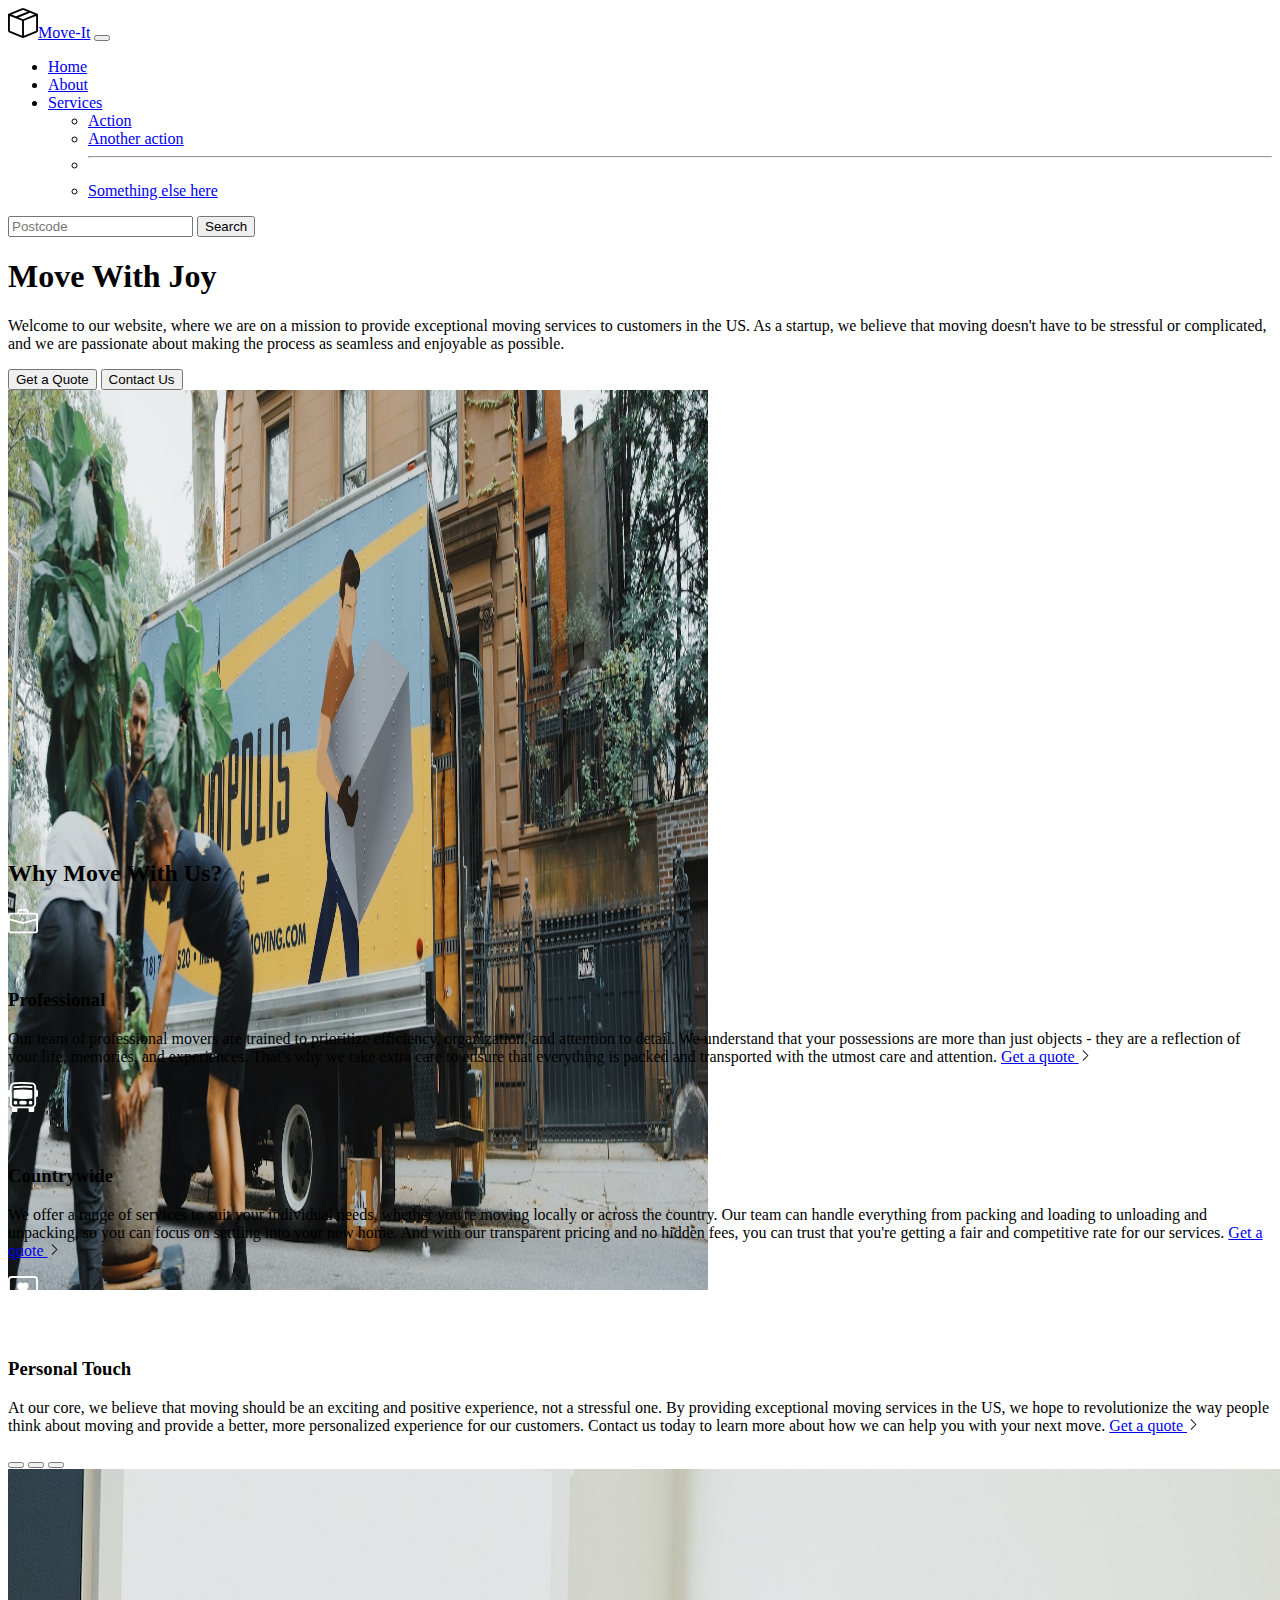
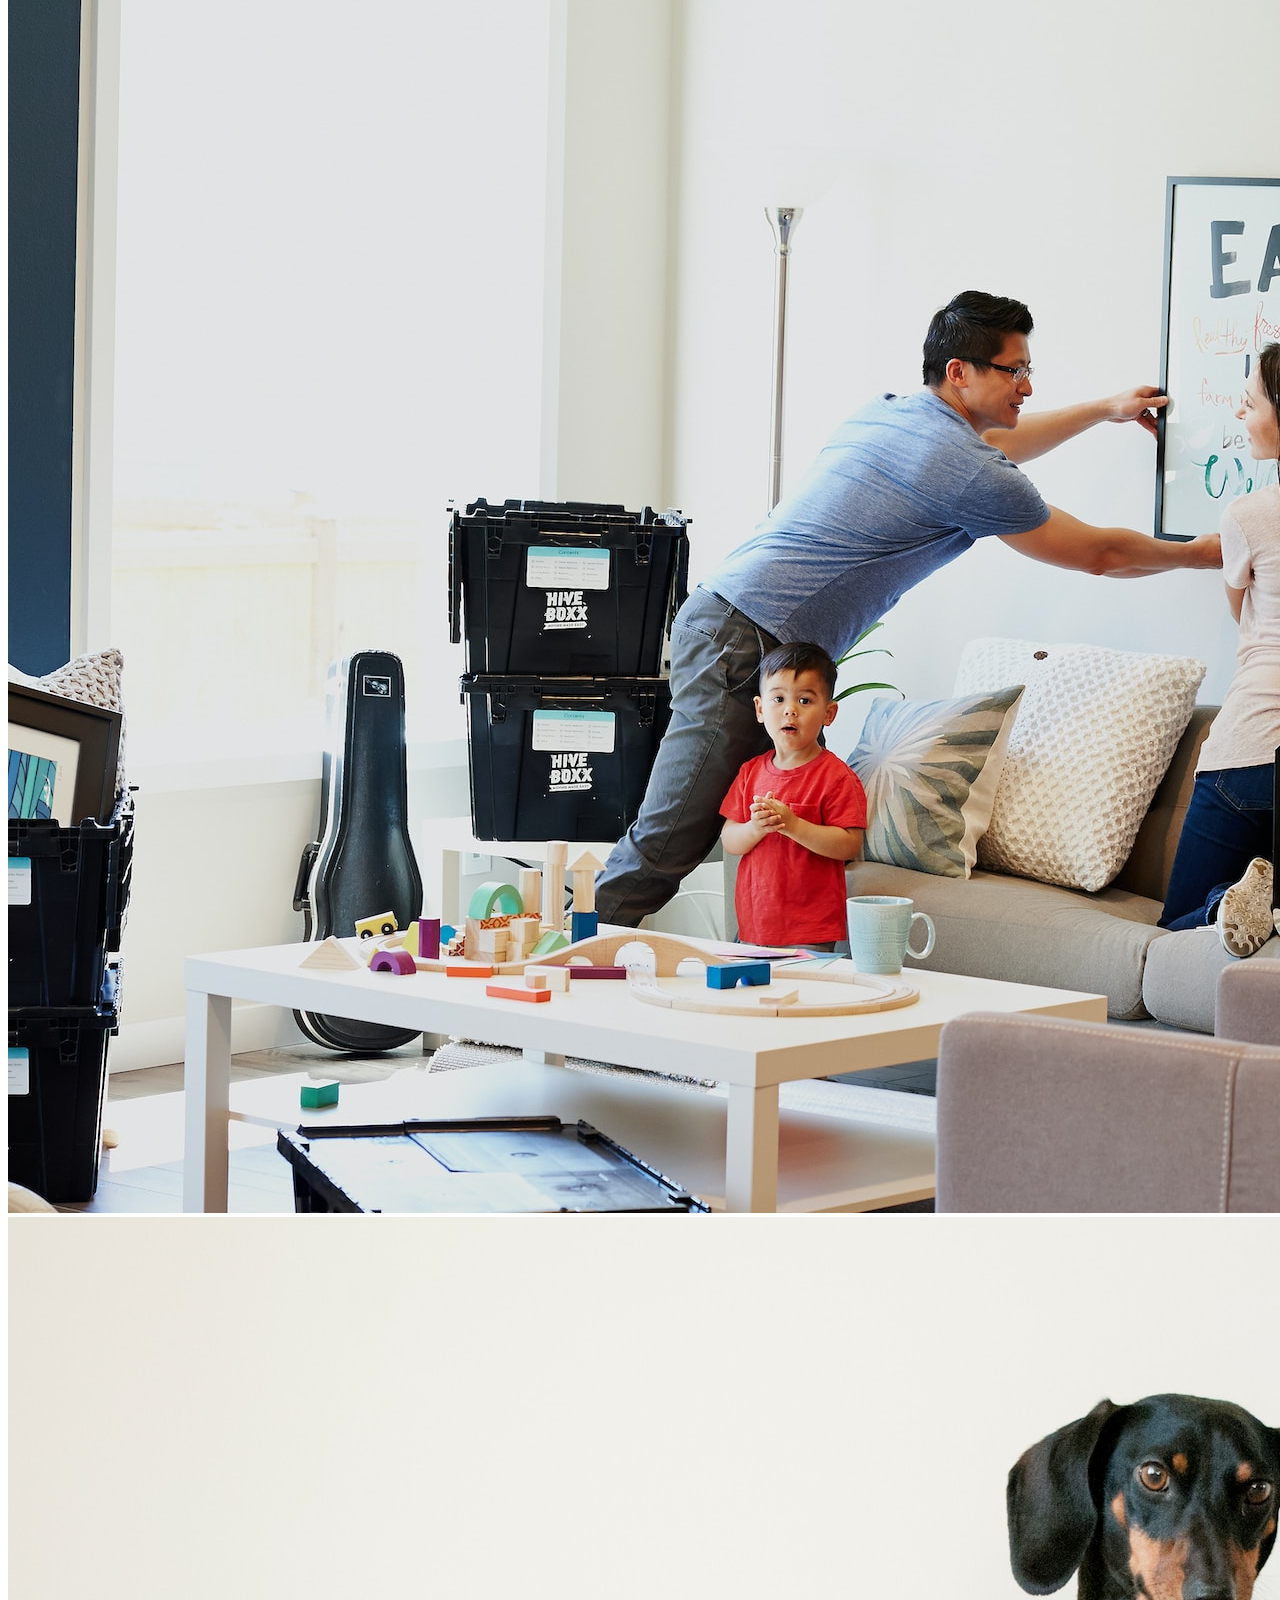
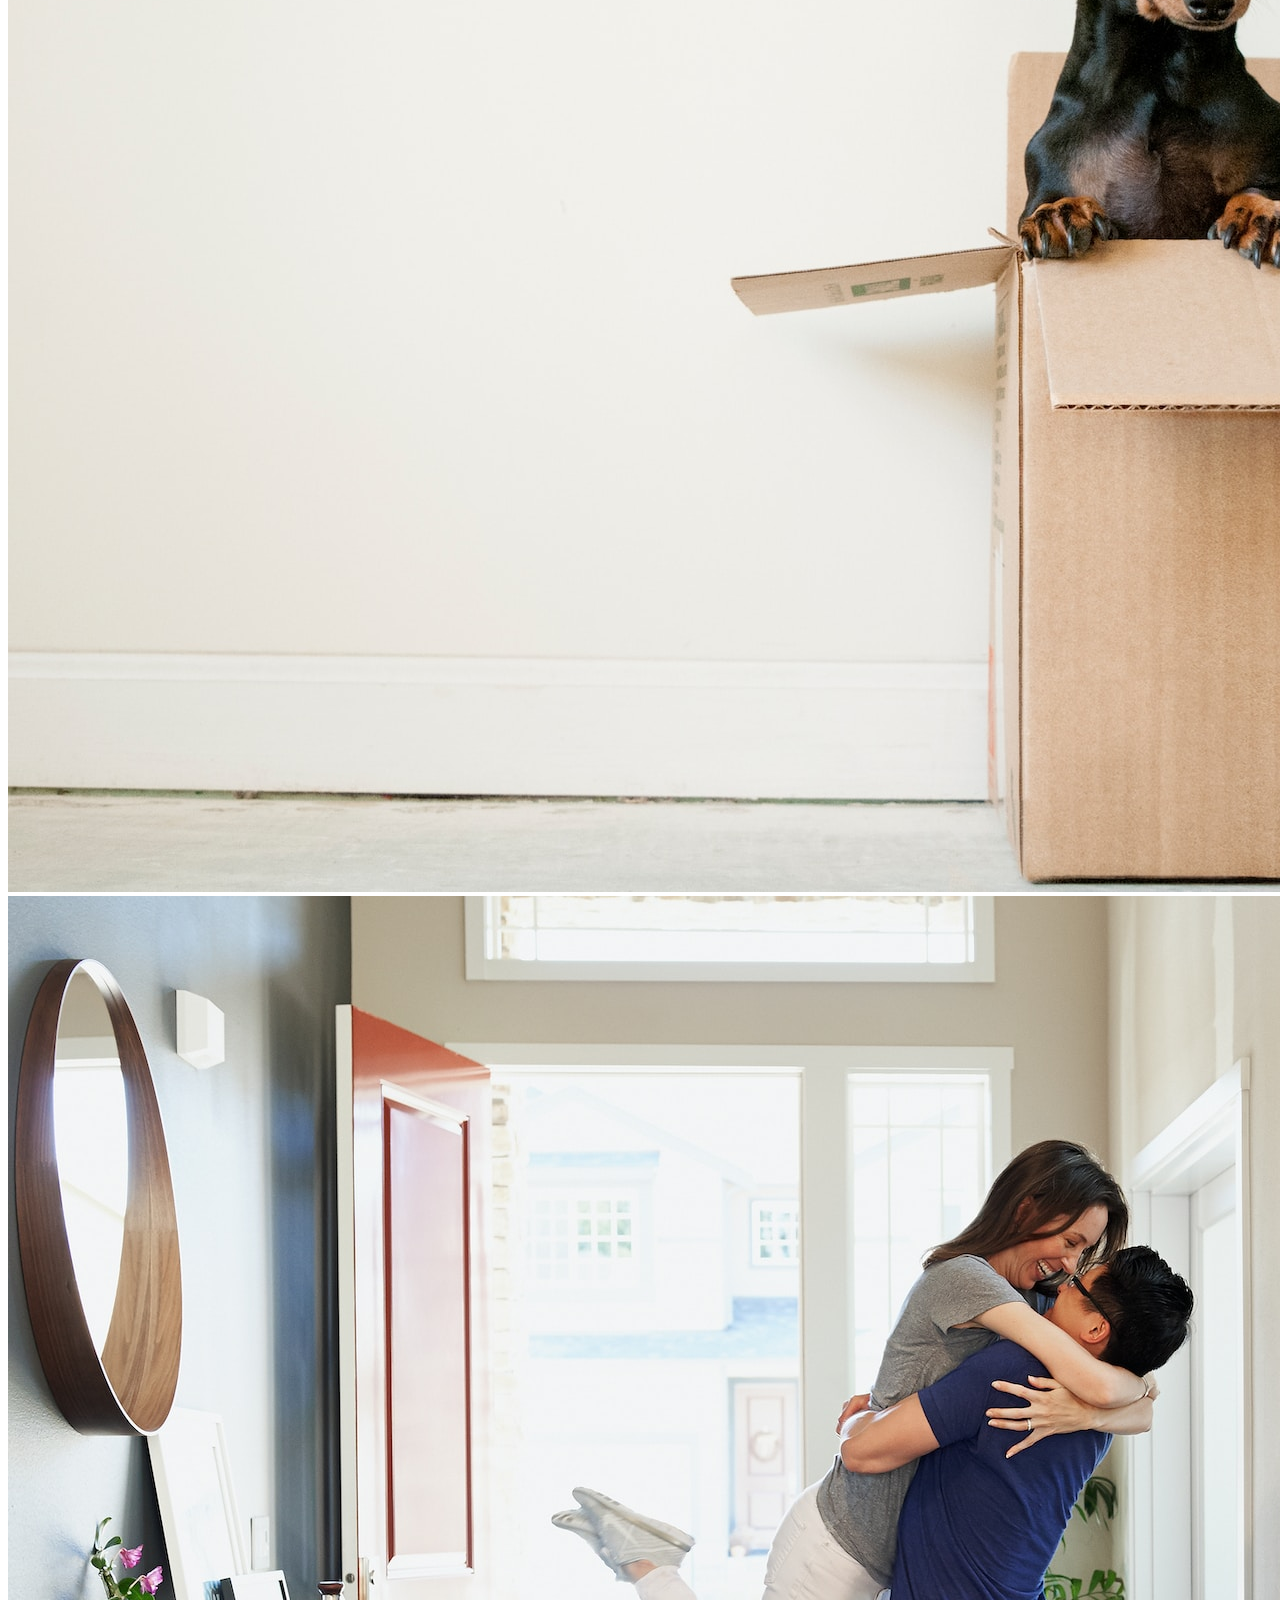
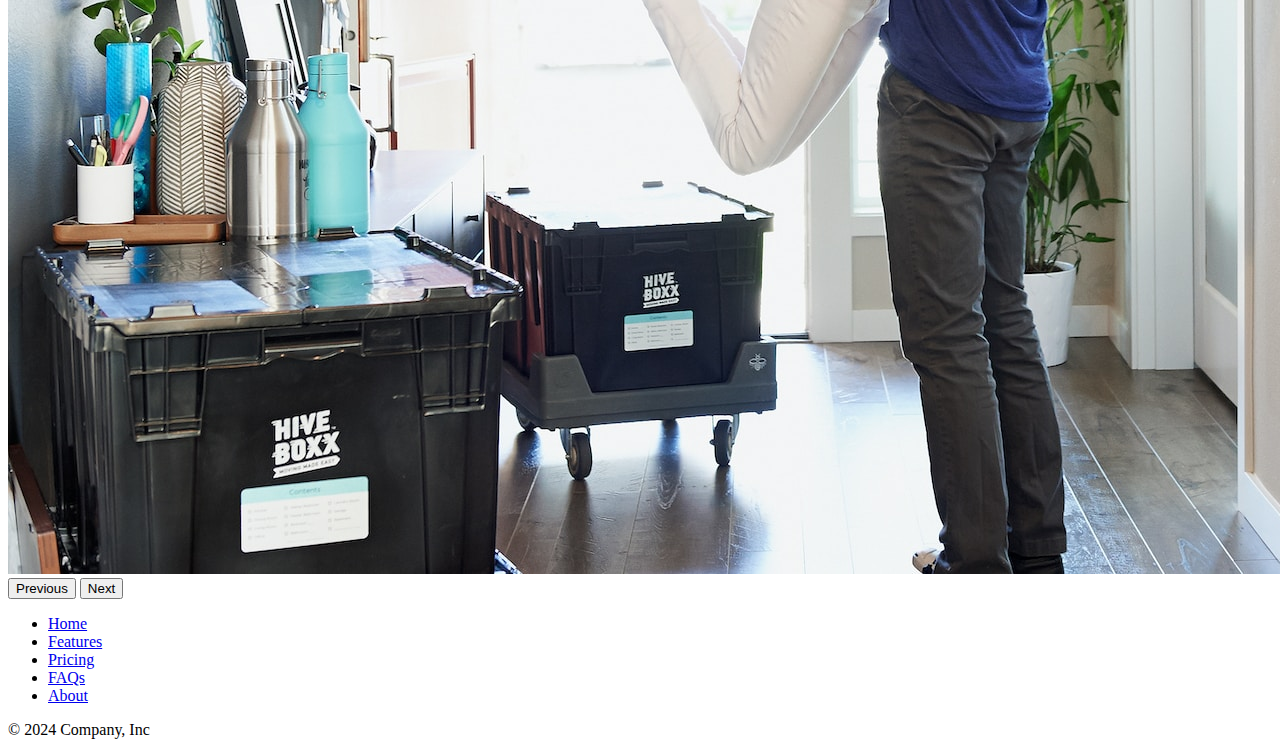
<file: projects/11.2 Bootstrap Components/moveit.html>
<!DOCTYPE html>
<html lang="en" data-bs-theme="dark ">

<head>
  <meta charset="UTF-8">
  <meta name="viewport" content="width=device-width, initial-scale=1.0">
  <title>Bootstrap Components</title>
  <link href="https://cdn.jsdelivr.net/npm/bootstrap@5.3.0-alpha2/dist/css/bootstrap.min.css" rel="stylesheet"
    integrity="sha384-aFq/bzH65dt+w6FI2ooMVUpc+21e0SRygnTpmBvdBgSdnuTN7QbdgL+OapgHtvPp" crossorigin="anonymous">
  <style>
    .feature-icon {
    width: 4rem;
    height: 4rem;
    border-radius: .75rem;
}
  </style>
</head>

<body>
  <nav class="navbar navbar-expand-lg bg-body-tertiary">
    <div class="container-fluid">
      <a class="navbar-brand" href="#"> <img src="./Svg/box-seam.svg" height="30px" />Move-It</a>
      <button class="navbar-toggler" type="button" data-bs-toggle="collapse" data-bs-target="#navbarSupportedContent" aria-controls="navbarSupportedContent" aria-expanded="false" aria-label="Toggle navigation">
        <span class="navbar-toggler-icon"></span>
      </button>
      <div class="collapse navbar-collapse" id="navbarSupportedContent">
        <ul class="navbar-nav me-auto mb-2 mb-lg-0">
          <li class="nav-item">
            <a class="nav-link active" aria-current="page" href="#">Home</a>
          </li>
          <li class="nav-item">
            <a class="nav-link" href="#">About</a>
          </li>
          <li class="nav-item dropdown">
            <a class="nav-link dropdown-toggle" href="#" role="button" data-bs-toggle="dropdown" aria-expanded="false">
              Services
            </a>
            <ul class="dropdown-menu">
              <li><a class="dropdown-item" href="#">Action</a></li>
              <li><a class="dropdown-item" href="#">Another action</a></li>
              <li><hr class="dropdown-divider"></li>
              <li><a class="dropdown-item" href="#">Something else here</a></li>
            </ul>
          </li>
        </ul>
        <form class="d-flex" role="search">
          <input class="form-control me-2" type="search" placeholder="Postcode" aria-label="Check">
          <button class="btn btn-outline-success" type="submit">Search</button>
        </form>
      </div>
    </div>
  </nav>

  <div class="px-4 pt-5 my-5 text-center border-bottom">
    <h1 class="display-4 fw-bold text-body-emphasis">Move With Joy</h1>
    <div class="col-lg-6 mx-auto">
      <p class="lead mb-4">Welcome to our website, where we are on a mission to provide exceptional moving services to customers in the US. As a startup, we believe that moving doesn't have to be stressful or complicated, and we are passionate about making the process as seamless and enjoyable as possible.</p>
      <div class="d-grid gap-2 d-sm-flex justify-content-sm-center mb-5">
        <button type="button" class="btn btn-primary btn-lg px-4 me-sm-3">Get a Quote</button>
        <button type="button" class="btn btn-outline-secondary btn-lg px-4">Contact Us</button>
      </div>
    </div>
    <div class="overflow-hidden" style="max-height: 50vh;">
      <div class="container px-5">
        <img src="./Photos/moving-van.jpg" class="img-fluid border rounded-3 shadow-lg mb-4" alt="Example image" width="700" height="900" loading="lazy">
      </div>
    </div>
  </div>

  <div class="container px-4 py-5" id="featured-3">
    <h2 class="pb-2 border-bottom">Why Move With Us?</h2>
    <div class="row g-4 py-5 row-cols-1 row-cols-lg-3">
      <div class="feature col">
        <div class="feature-icon d-inline-flex align-items-center justify-content-center text-bg-primary bg-gradient fs-2 mb-3">
          <img src="./Svg/briefcase.svg" alt="briefcase" height="30px">
        </div>
        <h3 class="fs-2 text-body-emphasis">Professional</h3>
        <p>Our team of professional movers are trained to prioritize efficiency, organization, and attention to detail. We understand that your possessions are more than just objects - they are a reflection of your life, memories, and experiences. That's why we take extra care to ensure that everything is packed and transported with the utmost care and attention.
          <a href="#" class="icon-link">
            Get a quote
            <img src="./Svg/chevron-right.svg" alt="chevron-right" height="13px">
        </a>
      </div>
      <div class="feature col">
        <div class="feature-icon d-inline-flex align-items-center justify-content-center text-bg-primary bg-gradient fs-2 mb-3">
          <img src="./Svg/bus-front.svg" alt="bus-front" height="30px">
        </div>
        <h3 class="fs-2 text-body-emphasis">Countrywide</h3>
        <p>We offer a range of services to suit your individual needs, whether you're moving locally or across the country. Our team can handle everything from packing and loading to unloading and unpacking, so you can focus on settling into your new home. And with our transparent pricing and no hidden fees, you can trust that you're getting a fair and competitive rate for our services.
          <a href="#" class="icon-link">
            Get a quote
            <img src="./Svg/chevron-right.svg" alt="chevron-right" height="13px">
        </a>
      </div>
      <div class="feature col">
        <div class="feature-icon d-inline-flex align-items-center justify-content-center text-bg-primary bg-gradient fs-2 mb-3">
          <img src="./Svg/chat-square-heart.svg" alt="chat-square-heart" height="30px">
        </div>
        <h3 class="fs-2 text-body-emphasis">Personal Touch</h3>
        <p>At our core, we believe that moving should be an exciting and positive experience, not a stressful one. By providing exceptional moving services in the US, we hope to revolutionize the way people think about moving and provide a better, more personalized experience for our customers. Contact us today to learn more about how we can help you with your next move.
          <a href="./chat-square-heart.svg" class="icon-link">
            Get a quote
            <img src="./Svg/chevron-right.svg" alt="chevron-right" height="13px">
        </a>
      </div>
    </div>

    <div id="carouselExampleIndicators" class="carousel slide">
      <div class="carousel-indicators">
        <button type="button" data-bs-target="#carouselExampleIndicators" data-bs-slide-to="0" class="active" aria-current="true" aria-label="Slide 1"></button>
        <button type="button" data-bs-target="#carouselExampleIndicators" data-bs-slide-to="1" aria-label="Slide 2"></button>
        <button type="button" data-bs-target="#carouselExampleIndicators" data-bs-slide-to="2" aria-label="Slide 3"></button>
      </div>
      <div class="carousel-inner">
        <div class="carousel-item active">
          <img src="./Photos/family.jpg" class="d-block w-100" alt="...">
        </div>
        <div class="carousel-item">
          <img src="./Photos/dog.jpg" class="d-block w-100" alt="...">
        </div>
        <div class="carousel-item">
          <img src="./Photos/couple.jpg" class="d-block w-100" alt="...">
        </div>
      </div>
      <button class="carousel-control-prev" type="button" data-bs-target="#carouselExampleIndicators" data-bs-slide="prev">
        <span class="carousel-control-prev-icon" aria-hidden="true"></span>
        <span class="visually-hidden">Previous</span>
      </button>
      <button class="carousel-control-next" type="button" data-bs-target="#carouselExampleIndicators" data-bs-slide="next">
        <span class="carousel-control-next-icon" aria-hidden="true"></span>
        <span class="visually-hidden">Next</span>
      </button>
    </div>
  </div>

  <footer class="py-3 my-4"></footer>
    <ul class="nav justify-content-center border-bottom pb-3 mb-3">
      <li class="nav-item"><a href="#" class="nav-link px-2 text-body-secondary">Home</a></li>
      <li class="nav-item"><a href="#" class="nav-link px-2 text-body-secondary">Features</a></li>
      <li class="nav-item"><a href="#" class="nav-link px-2 text-body-secondary">Pricing</a></li>
      <li class="nav-item"><a href="#" class="nav-link px-2 text-body-secondary">FAQs</a></li>
      <li class="nav-item"><a href="#" class="nav-link px-2 text-body-secondary">About</a></li>
    </ul>
    <p class="text-center text-body-secondary">© 2024 Company, Inc</p>
  </footer>

  <script src="https://cdn.jsdelivr.net/npm/bootstrap@5.3.3/dist/js/bootstrap.bundle.min.js" integrity="sha384-YvpcrYf0tY3lHB60NNkmXc5s9fDVZLESaAA55NDzOxhy9GkcIdslK1eN7N6jIeHz" crossorigin="anonymous"></script>
</body>
</html>
</file>
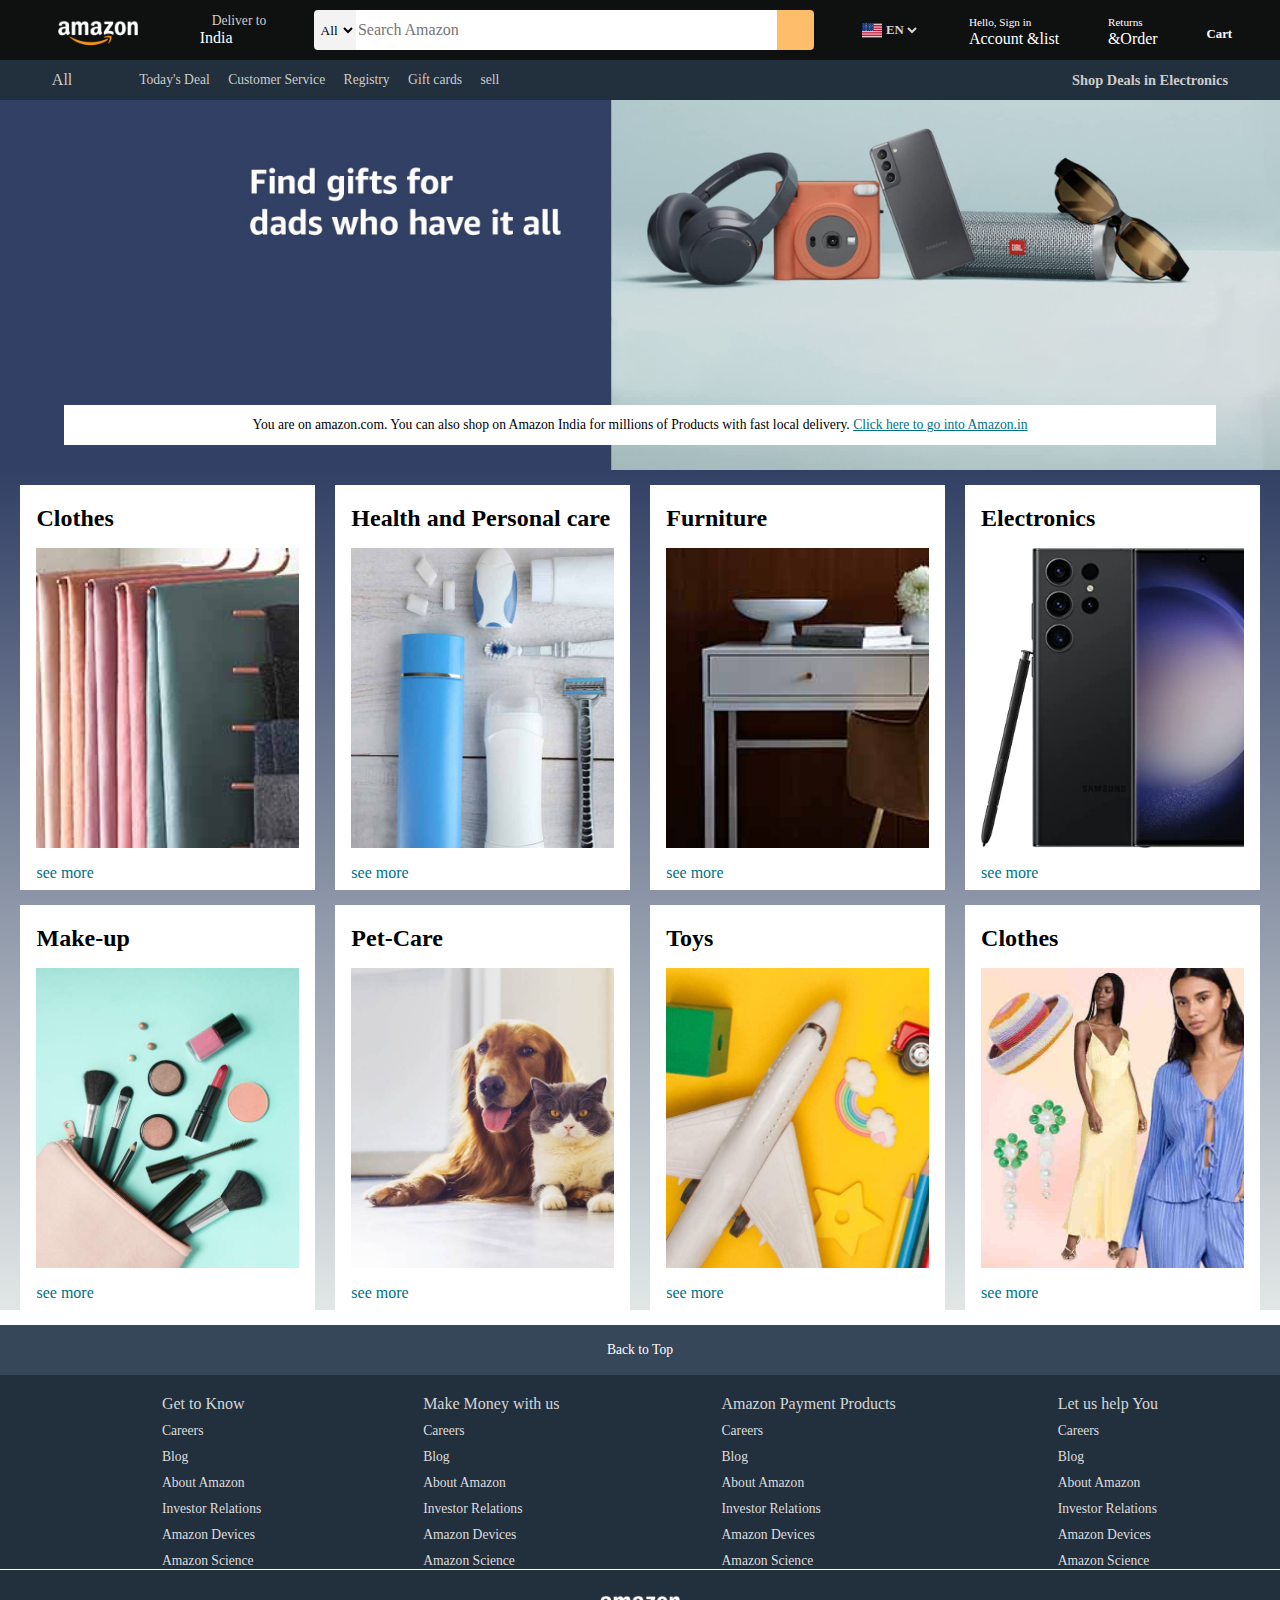
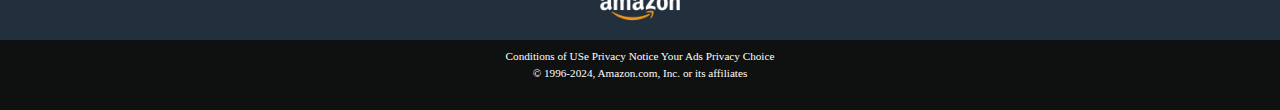
<file: projects/clone of Amazon Homepage/Amazon.html>
<!DOCTYPE html>
<html lang="en">
<head>
    <meta charset="UTF-8">
    <meta name="viewport" content="width=device-width, initial-scale=1.0">
    <title>Amazon-clone</title>
    <link rel="stylesheet" href="https://cdnjs.cloudflare.com/ajax/libs/font-awesome/6.6.0/css/all.min.css" integrity="sha512-Kc323vGBEqzTmouAECnVceyQqyqdsSiqLQISBL29aUW4U/M7pSPA/gEUZQqv1cwx4OnYxTxve5UMg5GT6L4JJg==" crossorigin="anonymous" referrerpolicy="no-referrer" />
    <link rel="stylesheet" href="./style.css" >

</head>
<body>
    <header>
       <div class="navbar">
            <div class="nav-logo border">
                <div class="logo">
                </div>    
            </div>

            <div class="nav-address border">
                <p class="add-first">Deliver to</p>
                <div class="add-icon" > 
                    <i class="fa-solid fa-location-dot"></i>
                    <p class="add-sec">India</p>
                </div>
            </div>

            <div class="nav-search">
                <select class="search-select">
                    <option>All</option>
                </select>
                <input placeholder="Search Amazon" class="search-input">
                <div class="search-icon">
                    <i class="fa-solid fa-magnifying-glass"></i>
                </div>    
            </div>

            <div class="nav-Country border">
                <div class="nav-flag">
                    <div class="flag">                        
                    </div>
                </div>
                <select class="lang">
                    <option>EN</option>
                </select>
            </div>

            <div class="nav-sign border">
                <p><span>Hello, Sign in</span></p>
                <p class="nav-sec">Account &list</p>
            </div>

            <div class="return border" >
                <p><span>Returns</span></p>
                <p class="nav-sec">&Order</p>
            </div>

            <div class="nav-cart border" >
                <i class="fa-solid fa-cart-shopping"></i>
                Cart
            </div>           
       </div>   

       <div class="panel">
        <div class="panel-all">
            <i class="fa-solid fa-list"></i>
            All
        </div>

        <div class="panel-ops">
            <p>Today's Deal</p>
            <p>Customer Service</p>
            <p>Registry</p>
            <p>Gift cards</p>
            <p>sell</p>
        </div>

        <div class="panel-deals">
            Shop Deals in Electronics   
        </div>
    </header>

    <div class="hero-section">
        <div class="hero-msg">
            <p>You are on amazon.com. You can also shop on Amazon India for millions of Products with fast local delivery. <a href="#">Click here to go into Amazon.in</a></p>
        </div>
    </div>

    <div class="shop-section">
        <div class="box1 box">
            <div class="box-content">
                <h2>Clothes</h2>
                <div class="box-img" style="background-image: url('./photos/box1_image.jpg');"></div>
                <p>see more</p>
            </div>    
       </div>
        <div class="box2 box">
            <div class="box-content">
                <h2>Health and Personal care</h2>
                <div class="box-img" style="background-image: url('./photos/box2_image.jpg');"></div>
                <p>see more</p>
            </div>    
        </div>
        <div class="box3 box">
            <div class="box-content">
                <h2>Furniture</h2>
                <div class="box-img" style="background-image: url('./photos/box3_image.jpg');"></div>
                <p>see more</p>
            </div>    
        </div>
        <div class="box4 box">
            <div class="box-content">
                <h2>Electronics</h2>
                <div class="box-img" style="background-image: url('./photos/box4_image.jpg');"></div>
                <p>see more</p>
            </div>    
        </div>
        <div class="box5 box">
            <div class="box-content">
                <h2>Make-up</h2>
                <div class="box-img" style="background-image: url('./photos/box5_image.jpg');"></div>
                <p>see more</p>
            </div>    
        </div>
        <div class="box6 box">
            <div class="box-content">
                <h2>Pet-Care</h2>
                <div class="box-img" style="background-image: url('./photos/box6_image.jpg');"></div>
                <p>see more</p>
            </div>    
        </div>
        <div class="box7 box">
            <div class="box-content">
                <h2>Toys</h2>
                <div class="box-img" style="background-image: url('./photos/box7_image.jpg');"></div>
                <p>see more</p>
            </div>    
        </div>
        <div class="box8 box">
            <div class="box-content">
                <h2>Clothes</h2>
                <div class="box-img" style="background-image: url('./photos/box8_image.jpg');"></div>
                <p>see more</p>
            </div>    
        </div>
    </div>

    <footer>
        <div class="foot-panel1">
            Back to Top
        </div>
        <div class="foot-panel2">
            <ul>
                <p>Get to Know</p>
                <a>Careers</a>
                <a>Blog</a>
                <a>About Amazon</a>
                <a>Investor Relations</a>
                <a>Amazon Devices</a>
                <a>Amazon Science</a>
            </ul>

            <ul>
                <p>Make Money with us</p>
                <a>Careers</a>
                <a>Blog</a>
                <a>About Amazon</a>
                <a>Investor Relations</a>
                <a>Amazon Devices</a>
                <a>Amazon Science</a>
            </ul>

            <ul>
                <p>Amazon Payment Products</p>
                <a>Careers</a>
                <a>Blog</a>
                <a>About Amazon</a>
                <a>Investor Relations</a>
                <a>Amazon Devices</a>
                <a>Amazon Science</a>
            </ul>

            <ul>
                <p>Let us help You</p>
                <a>Careers</a>
                <a>Blog</a>
                <a>About Amazon</a>
                <a>Investor Relations</a>
                <a>Amazon Devices</a>
                <a>Amazon Science</a>
            </ul>
        </div>

        <div class="foot-panel3">
            <div class="logo"></div>
        </div>

        <div class="foot-panel4">
            <div class="pages">
                <a>Conditions of USe</a>
                <a>Privacy Notice</a>
                <a>Your Ads Privacy Choice</a>                    
            </div>
            <div class="copyright">
                © 1996-2024, Amazon.com, Inc. or its affiliates
            </div>
        </div>
    </footer>
</body>
</html>
</file>
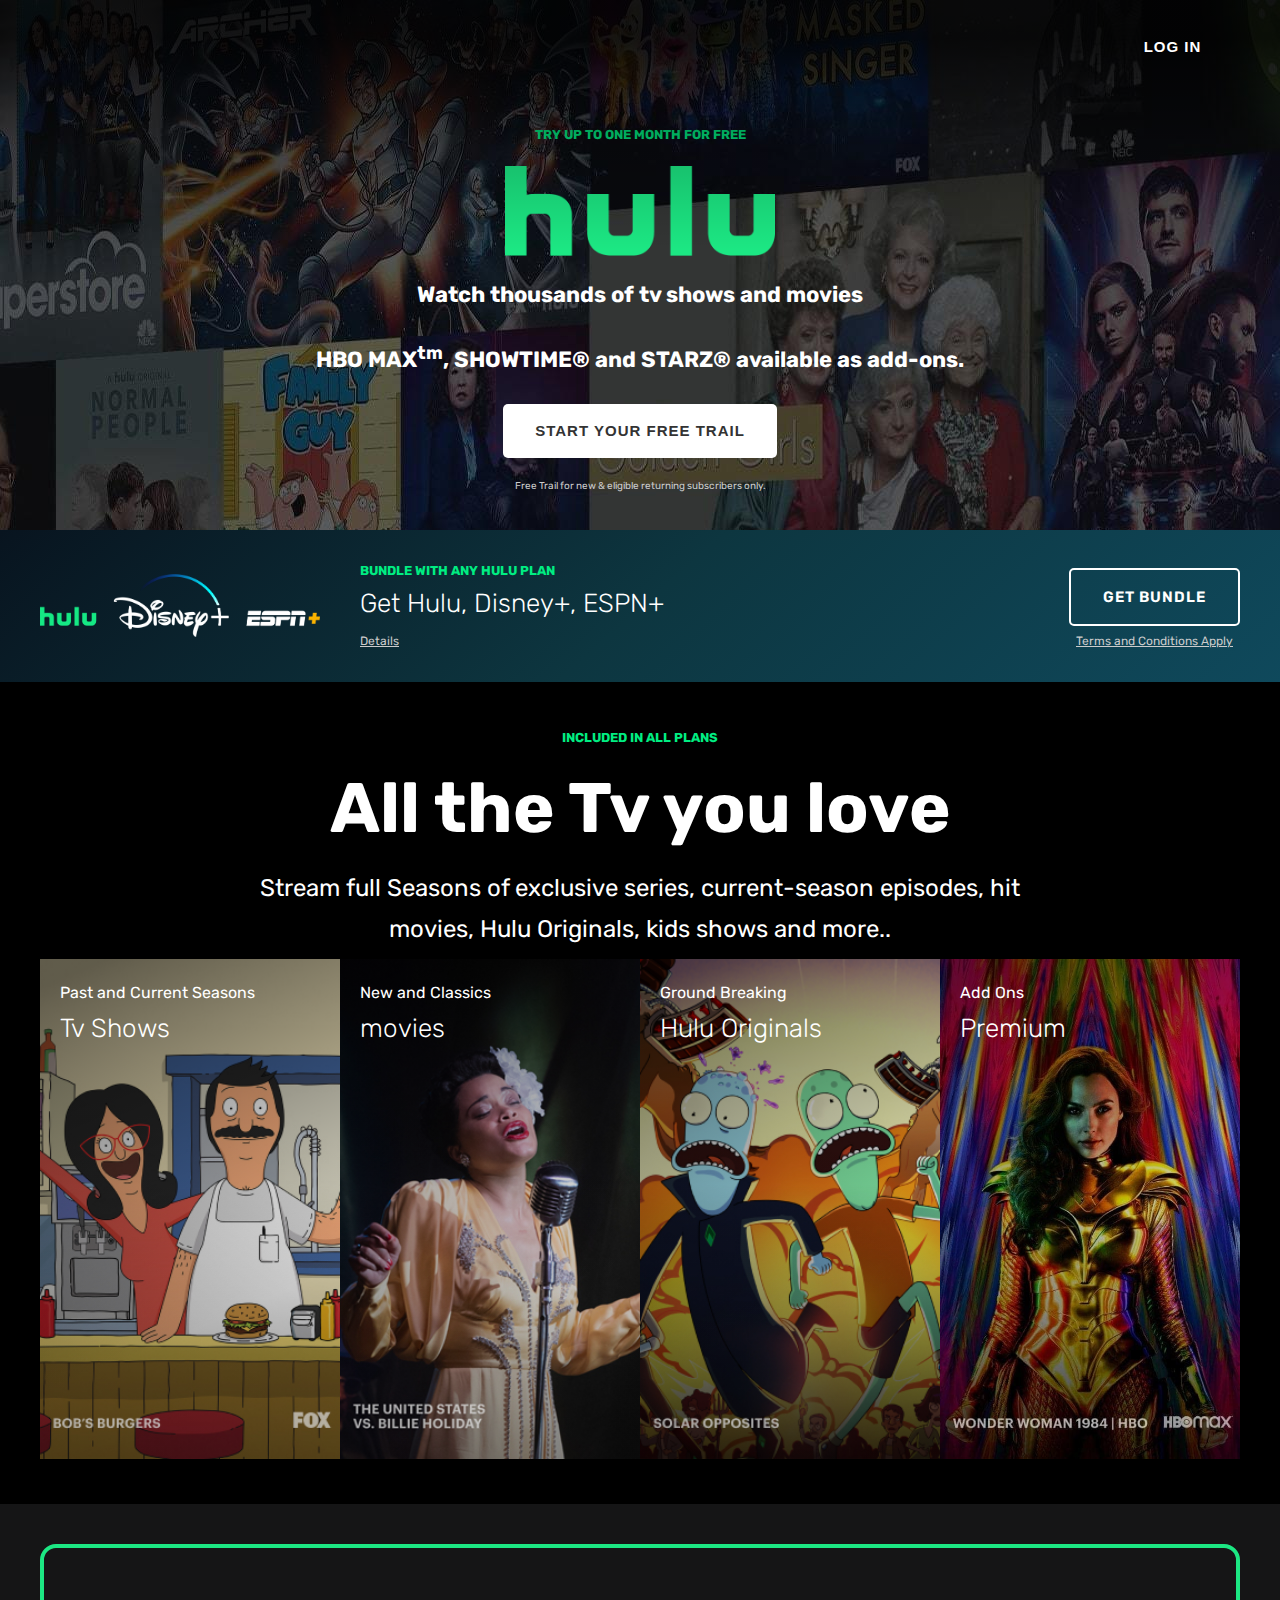
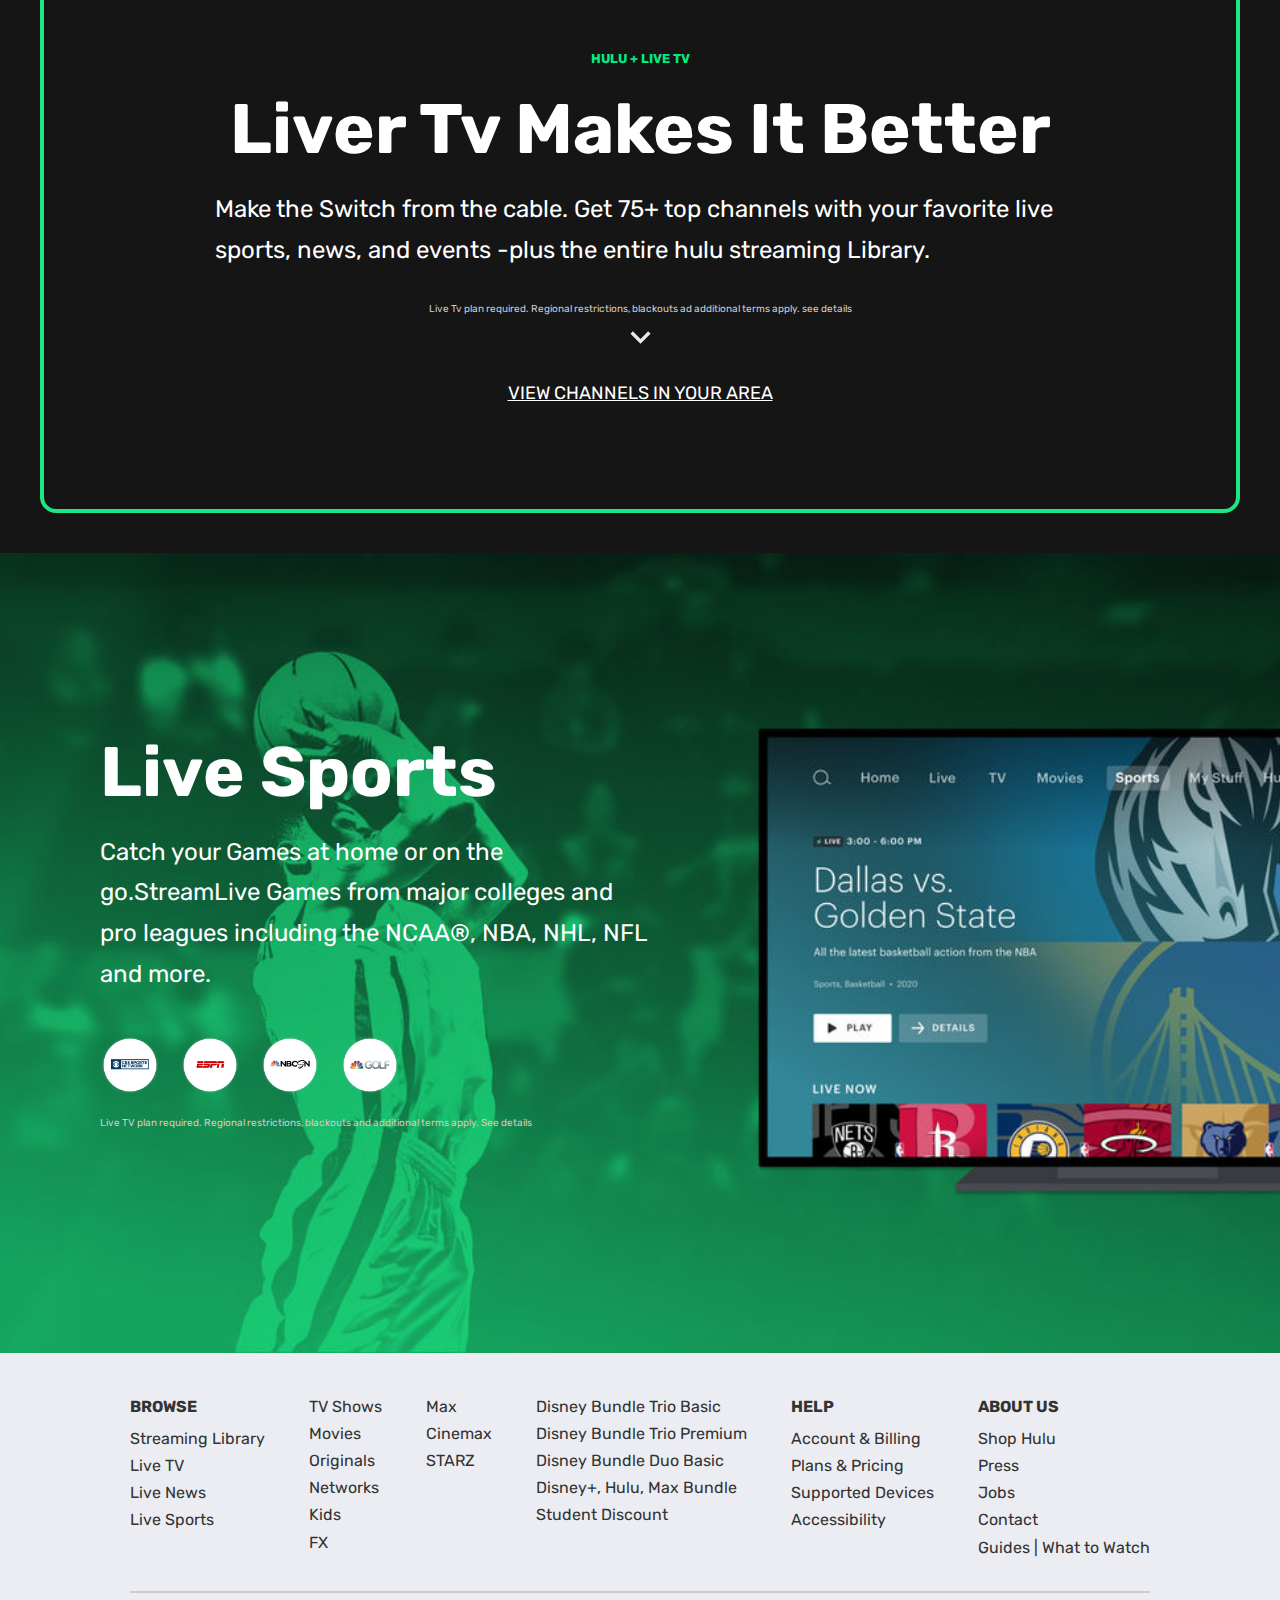
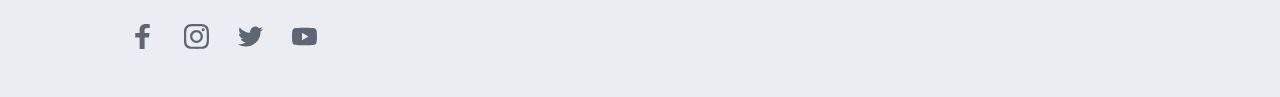
<file: projects/hulu-webpage-clone-main/Hulu.html>
<!DOCTYPE html>
<html lang="en">
<head>
  <meta charset="UTF-8">
  <meta name="viewport" content="width=device-width, initial-scale=1.0">
  <title>Stream Tv Series and Movie Live and Online</title>
  <link rel="stylesheet" href="https://fonts.googleapis.com/css2?family=Material+Symbols+Outlined:opsz,wght,FILL,GRAD@20..48,100..700,0..1,-50..200" />
  <link rel="stylesheet" href="./style.css">
</head>
<body>
    <header class="header">
      <nav>
        <ul>
          <li>
            <button class="btn login-btn">Log in</button>
          </li>
        </ul>
      </nav>

      <div class="header-content">
        <h4>Try up to one month for free</h4>
        <img src="./img/logo.png" alt="hulu logo" class="logo">
        <div class="header-text-1">
          <p>Watch thousands of tv shows and movies</p>
        </div>
        <div class="header-text-2">
          HBO MAX<sup>tm</sup>, SHOWTIME&reg; and STARZ&reg; available as add-ons.
        </div>
        <button class="btn btn-cta">Start Your Free Trail</button>
        <div class="legal-text">
          <p>Free Trail for new & eligible returning subscribers only.           
          </p>
        </div>
      </div>
    </header>

    <section class="sub-header">
      <img src="./img/logos.png" alt="">
      <div>
        <h4>Bundle with any Hulu Plan</h4>
        <h3>Get Hulu, Disney+, ESPN+</h3>
        <a href="" class="sub-link">Details</a>
      </div>
      <div>
        <a href="#" class="btn btn-outline">Get Bundle</a>
        <a href="#" class="sub-link">Terms and Conditions Apply</a>
      </div>
    </section>

    <section class="categories">
      <h4>Included in all plans</h4>
      <div class="text-xl">All the Tv you love</div>
      <div class="sub-text">Stream full Seasons of exclusive series, current-season episodes, hit movies, Hulu Originals, kids shows and more..</div>

      <div class="covers">

        <div class="cover-1">
          <div class="cover-grad"></div>
            <div class="cover-text">
              <div class="sub-title">Past and Current Seasons
              </div>
              <h3>Tv Shows</h3>
          </div>
        </div>

        <div class="cover-2">
          <div class="cover-grad"></div>
            <div class="cover-text">
              <div class="sub-title">New and Classics
              </div>    
              <h3>movies</h3>
          </div>
        </div>

        <div class="cover-3">
          <div class="cover-grad"></div>
            <div class="cover-text">
              <div class="sub-title">Ground Breaking</div>
               <h3>Hulu Originals</h3>
            </div>
        </div>

        <div class="cover-4">
          <div class="cover-grad"></div>
            <div class="cover-text">
              <div class="sub-title">Add Ons</div>
                <h3>Premium</h3>
              </div>
            </div>
        </div>

      </div>
    </section>

    <section class="live">
      <div class="live-border">
        <h4>Hulu + live Tv</h4>
        <div class="text-xl">
          Liver Tv  Makes It Better
        </div>
        <div class="sub-text">
          Make the Switch from the cable. Get 75+ top channels with your favorite live sports, news, and events -plus the entire hulu streaming Library.
        </div>
        <div class="legal-text">
          Live Tv plan required. Regional restrictions, blackouts ad additional terms apply. see details 
          <br>
          <img src="./img/keyboard_arrow_down_25dp_E8EAED_FILL0_wght400_GRAD0_opsz24.svg" alt="">
        </div>
        <a href="#">View Channels in Your area</a>
      </div>
    </section>

    <section class="live-sports">
      <div class="live-sports-content">
        <div class="text-xl">Live Sports</div>
        <div class="sub-text">Catch your Games at home or on the go.StreamLive Games from major colleges and pro leagues including the NCAA&reg;, NBA, NHL, NFL and more.</div>

        <div class="live-sports-logos">
          <div>
            <img src="./img/live-sports-logo-1.png" alt="">
          </div>
          <div>
            <img src="./img/live-sports-logo-2.png" alt="">
          </div>
          <div>
            <img src="./img/live-sports-logo-3.svg" alt="">
          </div>
          <div>
            <img src="./img/live-sports-logo-4.png" alt="">
          </div>
        </div>
        <div class="legal-text">
          Live TV plan required. Regional restrictions, blackouts and additional terms apply. See details
        </div>
      </div>
    </section>

    <footer class="footer">
      <div class="footer-container">
        <div class="footer-list">
          <ul>
            <li class="list-head">BROWSE</li>
            <li><a href="#">Streaming Library</a></li>
            <li><a href="#">Live TV</a></li>
            <li><a href="#">Live News</a></li>
            <li><a href="#">Live Sports</a></li>
          </ul>

          <ul>
            <li><a href="#">TV Shows</a></li>
            <li><a href="#">Movies</a></li>
            <li><a href="#">Originals</a></li>
            <li><a href="#">Networks</a></li>
            <li><a href="#">Kids</a></li>
            <li><a href="#">FX</a></li>
          </ul>

          <ul>
            <li><a href="#">Max</a></li>
            <li><a href="#">Cinemax</a></li>
            <li><a href="#"Paramount+ with SHOWTIME></a></li>
            <li><a href="#">STARZ</a></li>
          </ul>

          <ul>
            <li><a href="#">Disney Bundle Trio Basic</a></li>
            <li><a href="#">Disney Bundle Trio Premium</a></li>
            <li><a href="#">Disney Bundle Duo Basic</a></li>
            <li><a href="#">Disney+, Hulu, Max Bundle</a></li>
            <li><a href="#">Student Discount</a></li>
          </ul>

          <ul>
            <li class="list-head">HELP</li>
            <li><a href="#">Account & Billing</a></li>
            <li><a href="#">Plans & Pricing</a></li>
            <li><a href="#">Supported Devices</a></li>
            <li><a href="#">Accessibility</a></li>
            </li>
          </ul>

          <ul>
            <li class="list-head">ABOUT US</li>
            <li><a href="#">Shop Hulu</a></li>
            <li><a href="#">Press</a></li>
            <li><a href="#">Jobs</a></li>
            <li><a href="#">Contact</a></li>
            <li><a href="#">Guides | What to Watch</a></li>
          </ul>
        </div>
        <div class="divider"></div>
        <div class="social-icons">
          <a href="#"><img src="./img/facebook.svg" alt=""></a>
          <a href="#"><img src="./img/instagram.svg" alt=""></a>
          <a href="#"><img src="./img/twitter.svg" alt=""></a>
          <a href="#"><img src="./img/youtube.svg" alt=""></a>
        </div>
      </div>
    </footer>
</body>
</html>
</file>
<file: projects/clone of Amazon Homepage/style.css>
/* Boiler plate */
*{
    margin: 0;
    font-family: 'Times New Roman', Times, serif;
    border: border-box;  
}

.navbar{
    display:flex;
    justify-content: space-evenly; 
    align-items:center;
    height: 60px;
    background-color: #0f1111;
    color: white;

}
.nav-logo{
    height: 50px;
    width: 100px;
}


.logo{
    background-image: url("./photos/amazon_logo.png");
    background-size: cover;
    height: 50px;
    width: 100%;

}

.border{
    border: 1.3px solid transparent;
}

.border:hover{
    border: 0.9px solid white;
}

/* box2 */
.add-first{
    color:#cccccc;
    font-size: 0.85rem;
    margin-left: 15px;;
}

.add-sec{
    font-size: 1rem;
    margin-left: 3px;

}

.add-icon{
    display: flex;
    align-items: center;
}

/* box 3 */
.nav-search{
    display: flex;
    justify-content: space-evenly;
    width: 500px;
    height:40px;
    border-radius: 4px;
}

.search-select{
    background-color: #f3f3f3;
    width: 50px;
    text-align: center;
    border: none;
    border-top-left-radius: 4px;
    border-bottom-left-radius: 4px;
}

.search-input{
        width: 100%;
        font-size: 1rem;
        border: none;
}

.search-icon{
    width: 45px;
    display: flex;
    justify-content: center;
    align-items: center;
    font-size: 1.2rem;
    background-color: #febd68;
    border-top-right-radius: 4px;
    border-bottom-right-radius: 4px;
    color:#0f1111;
}

.nav-search:hover{
    border: 2px solid orange ;   
    border-radius: 4px; 
}

/* box4 */
.nav-Country{ 
     display: flex; 
    align-items: center;
} 
.nav-flag{
    display: flex;
    align-items: center;
    height: 15px;
    width: 20px;
}

.flag{
    background-image: url("./photos/USA\ FLAG.jpeg");
    background-size: cover;
    height: 15px;
    width: 100%;
}

.lang{
    color: #d6d6d6;
    background: #0f1111;
    border: none;
    font-size: 0.8rem;
    font-weight: 600;
}  

/* box5 */

span{
    font-size: 0.7rem;    
}

.nav-sex{
    font-size: 0.85rem;
    font-weight: 700;
}

/* box6 */

.nav-cart i{
    font-size: 25px;
}

.nav-cart{
    font-size: 0.8rem;
    font-weight: 700;
}

/* panel */

.panel{
    height: 40px;
    background-color: #222f3d;
    display: flex;
    justify-content: space-evenly;
    align-items: center;
    color:#cccccc;
}

.panel-ops p{
    display: inline;
    margin-left: 15px;
}

.panel-ops{
    width: 70%;
    font-size: 0.85rem;
}

.panel-deals{
    font-size: 0.9rem;
    font-weight: 700;
}

/* hero Section */

.hero-section{
    background-image: url(./photos/hero_image.jpg);
    background-size: cover;
    height: 370px;
    display:flex;
    justify-content: center;
    align-items: flex-end;
}

.hero-msg{
    display: flex;
    align-items: center ;
    justify-content: center;
    background-color: white;
    color: black;
    font-size: 0.85rem;
    height: 40px;
    width: 90%;
    margin-bottom: 25px;
    
}

.hero-msg a{
    color: #007185;
}

/* shop-section */
.shop-section{
    display: flex;
    justify-content: space-evenly;
    flex-wrap: wrap;
    background:linear-gradient(to bottom , #324065 , #e2e7e6 100%);
}
.box{
    height: 370px;
    width: 23%;
    background-color: white;
    padding: 20px 0px 15px;
    margin-top: 15px;
}

.box-content{
    margin-left: 1rem;
    margin-right: 1rem;
}

.box-img{
    height: 300px;
    background-size:  cover;

    margin-top: 1rem;
    margin-bottom: 1rem;
}

.box-content p{
    color:#007185;
}

/* footer */
footer{
    margin-top: 15px;
}
.foot-panel1{
    background-color: #37475a;
    color:white;
    height: 50px;
    display: flex;
    justify-content: center;
    align-items: center;
    font-size: 0.85rem;
}

.foot-panel2{
    background-color: #222f3d;
    color:#d6d6d6;
    display: flex;
    justify-content: space-evenly;
}

ul{
    margin-top: 20px;
}
 
ul a{
    display: block;
    font-size: 0.85rem;
    margin-top: 10px;
    color: #dddddd;
}

.foot-panel3{
    background-color: #222f3d;
    color: white;
    border-top: 0.5px solid white;
    height: 70px;
    display: flex;
    justify-content: center;
    align-items: center;
}

.logo{
    background-color: url(./photos/amazon_logo.png);
    background-size: cover;
    height: 50px;
    width: 100px;
}

.foot-panel4{
    background-color: #0f1111;
    color: white;
    height: 70px    ;
}

.pages{
    font-size:  0.7rem;
    text-align: center;
    padding-top: 10px;
}

.copyright{
    font-size: 0.7rem;
    text-align: center;
    padding-top: 5px;
}
</file>
<file: projects/hulu-webpage-clone-main/style.css>
@import url('https://fonts.googleapis.com/css2?family=Rubik:ital,wght@0,300..900;1,300..900&display=swap');

*{
    padding: 0;
    margin: 0;
    box-sizing: border-box;
}

 html, body{
    font-family: 'Rubik', sans-serif;
    background-color: black;
    color: #fff;
    line-height: 1.7;
    overflow-x: hidden;
 }

 a{
    color: #fff;
    text-decoration: none;
 }

 a:hover{
    color: #fff;

 }

 ul{
    list-style: none;
 }

 img{
    width: 100%;
 }

 h3{
    font-size: 26px;
    font-weight: 300;
 }

 h4{
    color: #00ed82;
    font-size: 13px;
    text-transform: uppercase;
 }

 .btn{
    display: inline-block;
    background-color: #fff;
    color: #333;
    min-width: 135px;
    padding: 20px 32px;
    font-size: 15px;
    font-weight: 600;
    line-height: 14px;
    border: none;
    border-radius: 5px;
    letter-spacing: 1px;
    cursor: pointer;
    text-transform: uppercase;
 }

 .btn-cta:hover{
    opacity: 0.8;
 }

 .btn-outline{
    background: none;
    color: #fff;
    border: 2px solid #fff;
 }

 .btn-outline:hover{
    color: #fff;
    border-color: #ccc;
 }

 .legal-text{
    font-size: 10px;
    color:#ccc;
    margin-top: 20px;
 }

 .sub-link{
    display: block;
    color: #ccc;
    font-size: 12px;
    margin-top: 5px;
    text-decoration: underline;
 }

 .text-xl{
    font-size: 70px;
    font-weight: bold;
 }

 .sub-text{
    max-width: 850px;
    margin-bottom: 10px;
    font-size: 24px;
 }

 /* header */

 .header{
    height: 530px;
    background: url(./img/header.jpg);
    /* no-repeat center center / cover;  */
 }

 .header nav{
    display: flex;
    justify-content: flex-end;
    padding: 20px 40px;
    position: relative;
    z-index: 2;
 }

 .header nav .login-btn{
    cursor: pointer;
    background: none;
    color: #fff;
    border: none;
    font-weight: bold;
    text-transform: uppercase;
 }

 .header .logo{
    width: 270px;
    margin: 20px 0;
 }

 .header .header-content{
    display: flex;
    flex-direction: column;
    justify-content: flex-end;
    align-items: center;
    margin-top: 30px;
 }

 .header .header-text-1{
    font-size: 22px;
    font-weight: bold;
 }

 .header .header-text-2{
    font-size: 22px;
    font-weight: bold;
    margin: 25px;
 }

 .header::after{
    content: '';
    position: absolute;
    top: 0;
    left: 0;
    width: 100%;
    height: 250px;
    z-index: 1;
    background:linear-gradient(
    180deg,
    rgba(0, 0, 0, 0.76) 15.54%,  
    rgba(0, 0, 0, 0.192) 60.23%,
    rgba(0, 0, 0, 8e-5) 100%
    );
 }

/* Sub Header */
 .sub-header{
    display: grid;
    grid-template-columns: 2fr 4fr 2fr;
    gap: 40px;
    align-items: center;
    padding: 30px 40px;
    background: linear-gradient(
        318.68deg,
        #0f495c 0%,
        #0d3640 49.72%,
        #08141f 100%
    );
 }

 .sub-header > div:last-of-type{
    justify-self: end;
    align-self: end;
 }

.sub-header > div:last-of-type .sub-link{
    text-align: center;
}

.categories{
    display: flex;
    flex-direction: column;
    align-items: center;
    text-align: center;
    padding: 45px 40px;
    justify-content: center;
}

.categories .covers{
    display: grid;
    grid-template-columns: repeat(4, 1fr);
    gap: 20 px;
}

.categories .covers > div {
    height: 500px;
    width: 300px;
    position: relative;
}

.categories .cover-grad{
    position: absolute;
    top: 0;
    left: 0;
    width: 100%;
    height: 100%;
    background: linear-gradient(
        156.82deg,
        rgba(0, 0, 0, 0.6) 4.58%,
        rgba(0, 0, 0, 0) 69.61% 
    ),
    linear-gradient(24.5deg, rgba(0, 0, 0, 0.2) 4.71%, rgba(0, 0, 0, 0) 71.49%);
}

.categories .cover-text{
    position: absolute;
    top: 20px;
    left: 20px;
    text-align: left;
}

.categories .cover-1{
    background-image: url(./img/cover-1.jpg);
    background-size: cover;
    background-repeat: none;
    background-position: center;
}

.categories .cover-2{
    background-image: url(./img/cover-2.jpg);
    background-size: cover;
    background-repeat: none;
    background-position: center;
}

.categories .cover-3{
    background-image: url(./img/cover-3.jpg);
    background-size: cover;
    background-repeat: none;
    background-position: center;
}

.categories .cover-4{
    background-image: url(./img/cover-4.jpg);
    background-size: cover;
    background-repeat: none;
    background-position: center;
}

/* live */
.live {
   background-color: #151516;
   padding: 40px;
}   

.live-border{
   border: 4px solid #1ce783;
   border-radius: 16px;
   padding: 100px;
   display: flex;
   flex-direction: column;
   align-items: center;
   justify-content: center;
}

.live .legal-text{
   display: flex;
   flex-direction: column;
   align-items: center;
   justify-content: center;
}


.live .legal-text img {
   height: 40px;
   }

@keyframes up-down{
   0%{
      transform: translateY(-5px);
   }

   100%{
      transform: translateY(5px);
   }
}

.live .legal-text img:hover{
   animation:up-down 0.7s alternate 0.1ms infinite
}


.live a{
   text-transform: uppercase;
   font-size: 18px;
   margin-top: 20px;
   text-decoration: underline;
}

/* live-sports */
.live-sports{
   background:url(./img/live-sports.jpg) no-repeat center center / cover ;
   height: 800px;
   position: relative;
}

.live-sports-content{
   position: absolute;
   top: 160px;
   left: 100px;
   max-width: 550px;
}

.live-sports-logos{
   width: 300px;
   margin-top: 40px;
   display: flex;
   align-items: center;
   justify-content: space-between
}

.live-sports-logos > div{
   background: url(./img/network-logo-bg.png) no-repeat center center /cover;
   height: 60px;
   width: 60px;
   display: flex;
   justify-content: center;
   align-items: center;
}

.live-sports-logos img{
   width: 40px;
}

/* footer */
.footer{
   background-color: #ebedf2;
   color: #333;
}

.footer a{
   color: #333;
}

.footer-container{
   max-width: 1100px;
   margin: auto;
   padding: 40px;
}

.footer-list{
   display: flex;
   justify-content: space-between;
}

.footer-list .list-head{
   text-transform: uppercase;
   font-weight: bold;
   margin-bottom: 5px;
}

.divider{
   width: 100%;
   height: 3px;
   border-top: 2px solid #ccc;
   margin: 30px 0;
}

.social-icons img{
   width: 25px;
   height: 25px;
   margin-right: 25px;
}
 /* responsive */

 @media(max-width: 1100px){
   .categories .covers{
      grid-template-columns:  1fr 1fr;
   }  
 }

 @media(max-width: 768px){
    .header .logo{
        width: 200px;
    }

    .header .header-content{
        text-align: center;
        padding: 0 20px;
    }

    .header .header-text-1{
        margin-bottom: 40px;
    }

    .header .header-text-2{
        display: none;
    }

    .sub-header{
        grid-template-columns: 1fr ;
        text-align: center;
        gap: 20px;
    }

    .sub-header img{
        width:250px;
        margin: auto;
    }

    .sub-header > div:last-of-type{
        justify-self: center;
        align-self: center;
    }

    .text-xl{
        line-height: 1.3px;
        font-size: 40px;
    }

    .sub-text{
        font-size: 20px;
    }

    .categories .covers{
        grid-template-columns: 1fr;
    }

    .live-border{
      padding: 30px 10px;
    }

    .live-sports{
      background: url(./img/live-sports-small.jpg ) no-repeat center center / cover;
    }

    .live-sports-content{
      top: 30px;
      left: 30px;
      margin-top: 60px;
    }

    .footer-lists{
      flex-direction: column;
    }
 }
</file>
